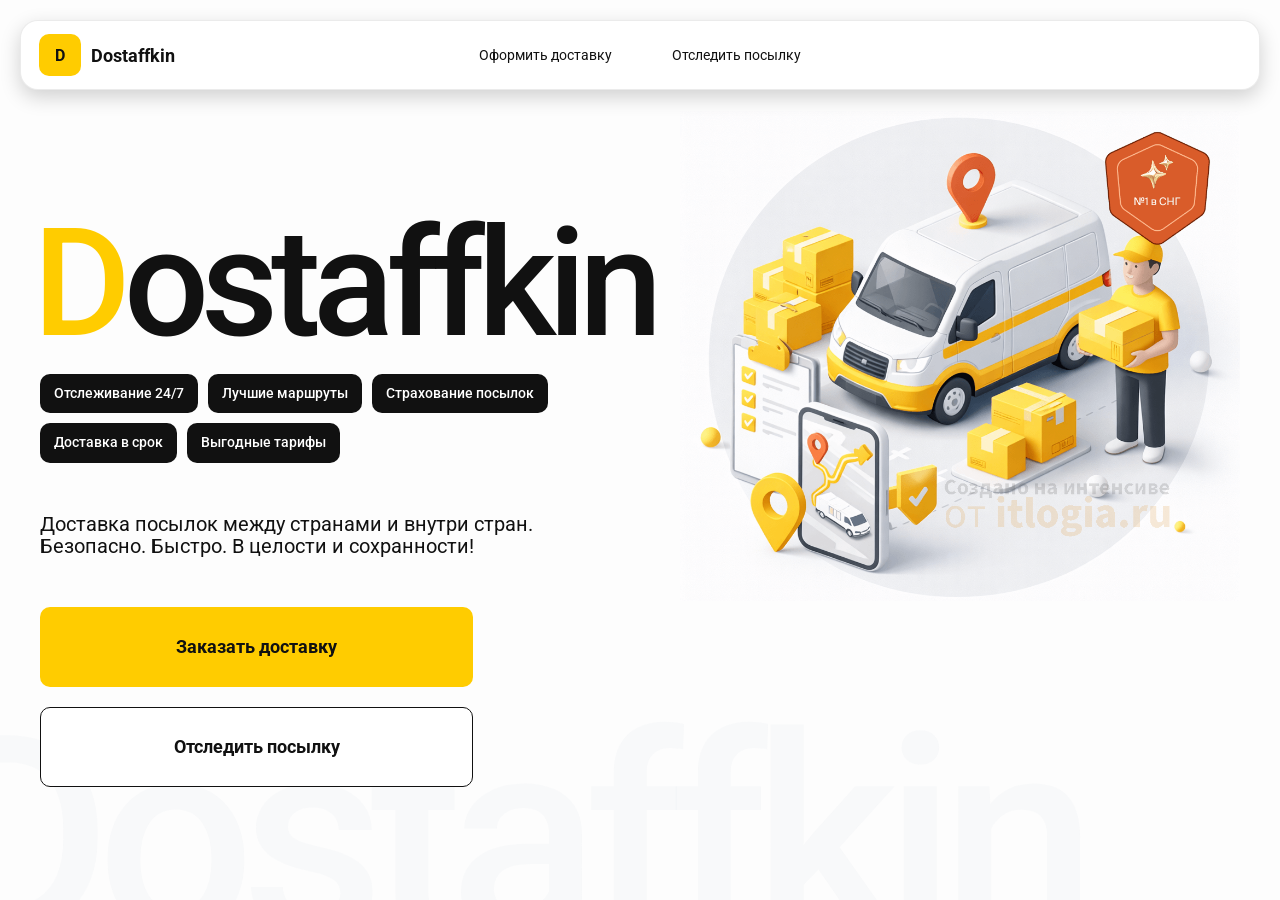
<file: index.html>
<!doctype html>
<html lang="ru">

<head>
    <meta charset="utf-8" />
    <meta name="viewport" content="width=device-width, initial-scale=1.0">
    <title>Dostaffkin — Доставка посылок между странами и внутри стран. Безопасно. Быстро. В целости и сохранности!
    </title>

    <link href="styles/base_adaptive.css" rel="stylesheet" />
    <link href="styles/base.css" rel="stylesheet" />
    <link href="styles/index.css" rel="stylesheet" />
    <link href="styles/index_adaptive.css" rel="stylesheet" />
</head>

<body>
    <div class="container">
        <header class="header">
            <a class="header-brand" href="#">
                <div class="header-logo">D</div>
                <div class="header-title">Dostaffkin</div>
            </a>
            <nav class="header-menu">
                <a class="header-link" href="./order.html">Оформить <span>доставку</span></a>
                <a class="header-link" href="./track.html">Отследить <span>посылку</span></a>
            </nav>
        </header>
        <main class="main">
            <section class="main-info">
                <div class="main-title">
                    <span>D</span>ostaffkin
                </div>
                <div class="main-features">
                    <div class="main-feature">Отслеживание 24/7</div>
                    <div class="main-feature">Лучшие маршруты</div>
                    <div class="main-feature">Страхование посылок</div>
                    <div class="main-feature">Доставка в срок</div>
                    <div class="main-feature">Выгодные тарифы</div>
                </div>
                <div class="main-description">
                    Доставка посылок между странами и внутри стран.
                    Безопасно. Быстро. В целости и сохранности!
                </div>
                <div class="main-actions">
                    <a class="button" type="button" href="./order.html">Заказать доставку</a>
                    <a class="button button-white" type="button" href="./track.html">Отследить посылку</a>
                </div>
            </section>
            <div class="main-title-ghost">Dostaffkin</div>
            <section class="main-image">
                <img src="images/main-image.png" alt="Main image"/>
            </section>
        </main>


    </div>

</body>

</html>
</file>
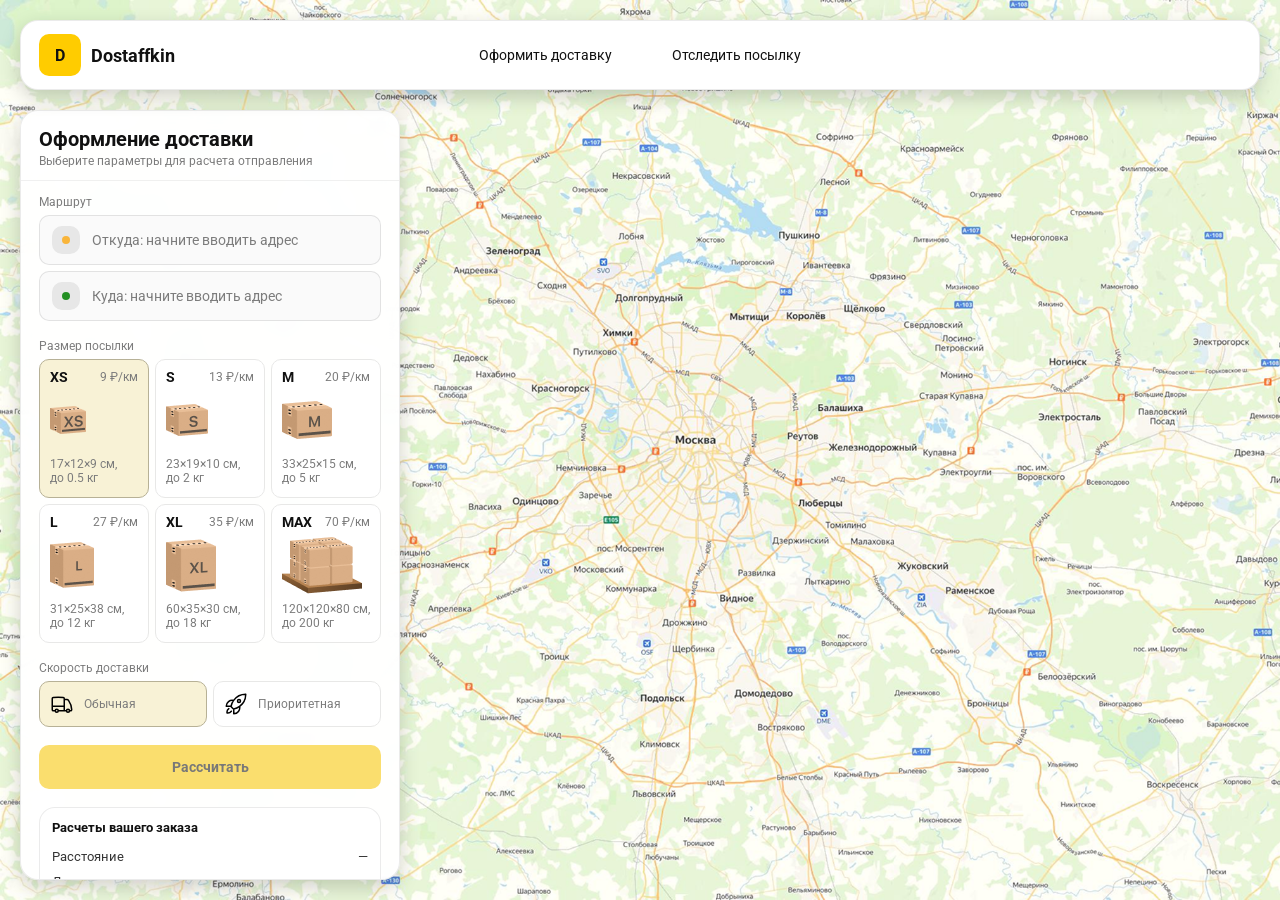
<file: order.html>
<!doctype html>
<html lang="ru">

<head>
    <meta charset="utf-8" />
    <meta name="viewport" content="width=device-width,initial-scale=1,maximum-scale=1,user-scalable=0" />
    <title>Оформление доставки</title>

    <link rel="stylesheet" href="styles/base.css" />
    <link rel="stylesheet" href="styles/base_adaptive.css" />

    <link rel="stylesheet" href="styles/order.css" />
    <link rel="stylesheet" href="styles/order_adaptive.css" />
</head>

<body>
    <div id="map"></div>

    <header class="header">
        <a class="header-brand" href="./index.html">
            <div class="header-logo">D</div>
            <div class="header-title">Dostaffkin</div>
        </a>
        <nav class="header-menu">
            <a class="header-link" href="#">Оформить <span>доставку</span></a>
            <a class="header-link" href="./track.html">Отследить <span>посылку</span></a>
        </nav>
    </header>

    <aside class="main" id="sidebar">
        <div class="main-header">
            <div class="main-title">Оформление доставки</div>
            <div class="main-text">Выберите параметры для расчета отправления</div>
        </div>
        <div class="main-content">
            <div class="main-route">
                <div class="main-block-title">Маршрут</div>
                <div class="main-fields">
                    <div class="main-field" id="fromField">
                        <div class="main-pin"></div>
                        <input id="from" placeholder="Откуда: начните вводить адрес" autocomplete="off" />
                        <div class="main-ac" id="fromAc" role="listbox" aria-label="Подсказки адресов"></div>
                    </div>

                    <div class="main-field" id="toField">
                        <div class="main-pin"></div>
                        <input id="to" placeholder="Куда: начните вводить адрес" autocomplete="off" />
                        <div class="main-ac" id="toAc" role="listbox" aria-label="Подсказки адресов"></div>
                    </div>
                </div>
            </div>
            <div class="main-package">
                <div class="main-block-title">Размер посылки</div>

                <div class="main-sizes">
                    <div class="main-size-card is-active" data-value="xs">
                        <div class="main-size-top">
                            <div class="main-size-label">XS</div>
                            <div class="main-size-rate">9 ₽/км</div>
                        </div>
                        <div class="main-size-media">
                            <img src="images/sizes/xs.png" alt="Короб XS" />
                        </div>
                        <div class="main-size-description">17×12×9 см,<br>до 0.5 кг</div>
                    </div>

                    <div class="main-size-card" data-value="s">
                        <div class="main-size-top">
                            <div class="main-size-label">S</div>
                            <div class="main-size-rate">13 ₽/км</div>
                        </div>
                        <div class="main-size-media">
                            <img src="images/sizes/s.png" alt="Короб S" />
                        </div>
                        <div class="main-size-description">23×19×10 см,<br>до 2 кг</div>
                    </div>

                    <div class="main-size-card" data-value="m">
                        <div class="main-size-top">
                            <div class="main-size-label">M</div>
                            <div class="main-size-rate">20 ₽/км</div>
                        </div>
                        <div class="main-size-media">
                            <img src="images/sizes/m.png" alt="Короб M" />
                        </div>
                        <div class="main-size-description">33×25×15 см,<br>до 5 кг</div>
                    </div>

                    <div class="main-size-card" data-value="l">
                        <div class="main-size-top">
                            <div class="main-size-label">L</div>
                            <div class="main-size-rate">27 ₽/км</div>
                        </div>
                        <div class="main-size-media">
                            <img src="images/sizes/l.png" alt="Короб L" />
                        </div>
                        <div class="main-size-description">31×25×38 см,<br>до 12 кг</div>
                    </div>

                    <div class="main-size-card" data-value="xl">
                        <div class="main-size-top">
                            <div class="main-size-label">XL</div>
                            <div class="main-size-rate">35 ₽/км</div>
                        </div>
                        <div class="main-size-media">
                            <img src="images/sizes/xl.png" alt="Короб XL" />
                        </div>
                        <div class="main-size-description">60×35×30 см,<br>до 18 кг</div>
                    </div>

                    <div class="main-size-card" data-value="max">
                        <div class="main-size-top">
                            <div class="main-size-label">MAX</div>
                            <div class="main-size-rate">70 ₽/км</div>
                        </div>
                        <div class="main-size-media main-size-media-palleta">
                            <img src="images/sizes/max.png" alt="Паллета" />
                        </div>
                        <div class="main-size-description">120×120×80 см,<br>до 200 кг</div>
                    </div>
                </div>
            </div>
            <div class="main-speed">
                <div class="main-block-title">Скорость доставки</div>

                <div class="main-speeds">
                    <div class="main-speed-card is-active" data-value="regular">
                        <img class="main-speed-media" src="images/icons/regular.svg" alt="Regular"/>
                        <div class="main-speed-description">Обычная</div>
                    </div>
                    <div class="main-speed-card" data-value="fast">
                        <img class="main-speed-media" src="images/icons/fast.svg" alt="Fast"/>
                        <div class="main-speed-description">Приоритетная</div>
                    </div>

                </div>
            </div>
            <div class="main-calculate-block">
                <button id="calc" class="button calculate-button" type="button" disabled>Рассчитать</button>
            </div>
            <div class="main-result" id="result">
                <div class="main-result-title">Расчеты вашего заказа</div>
                <div class="main-result-lines">
                    <div class="main-result-line"><span>Расстояние</span><span id="distanceValue">—</span></div>
                    <div class="main-result-line"><span>Доставим через</span><span id="durationValue">—</span></div>
                    <div class="main-result-line"><span>Тариф</span><span id="rateValue">—</span></div>
                </div>
                <div class="main-price">
                    <div class="main-price-label">Итого</div>
                    <div class="main-price-value" id="totalValue">—</div>
                </div>
            </div>
            <div class="main-order-box">
                <div class="main-order-form" id="orderForm">
                    <div class="main-order-title">Оформление доставки</div>
                    <div class="main-block-info-row">
                        <div class="main-block-title">Контакты</div>
                        <div class="order-fields">
                            <div class="main-field">
                                <input id="customerName" placeholder="Ваше имя" autocomplete="off"/>
                            </div>
                            <div class="main-field">
                                <input id="customerPhone" placeholder="Ваш телефон" autocomplete="off" inputmode="tel"/>
                            </div>
                        </div>
                    </div>
                    <div class="main-block-info-row extra-info">
                        <div class="main-block-title">Дополнительная информация</div>
                        <div class="main-field textarea">
                            <textarea id="comment" placeholder="Детали доставки и комментарии"></textarea>
                        </div>
                    </div>
                    <button id="submit" class="button main-submit-request" type="button" disabled>Отправить
                        заявку
                    </button>
                </div>
            
                <div class="main-order-success" id="orderSuccess">
                    <div class="main-success-icon">✓</div>
                    <div class="main-success-title">Заявка отправлена!</div>
                    <div class="main-success-title">Номер отправления – <span id="orderId"></span></div>
                    <div class="main-success-subtitle">Мы скоро свяжемся с вами</div>
                </div>
            </div>


        </div>

    </aside>



</body>

</html>
</file>
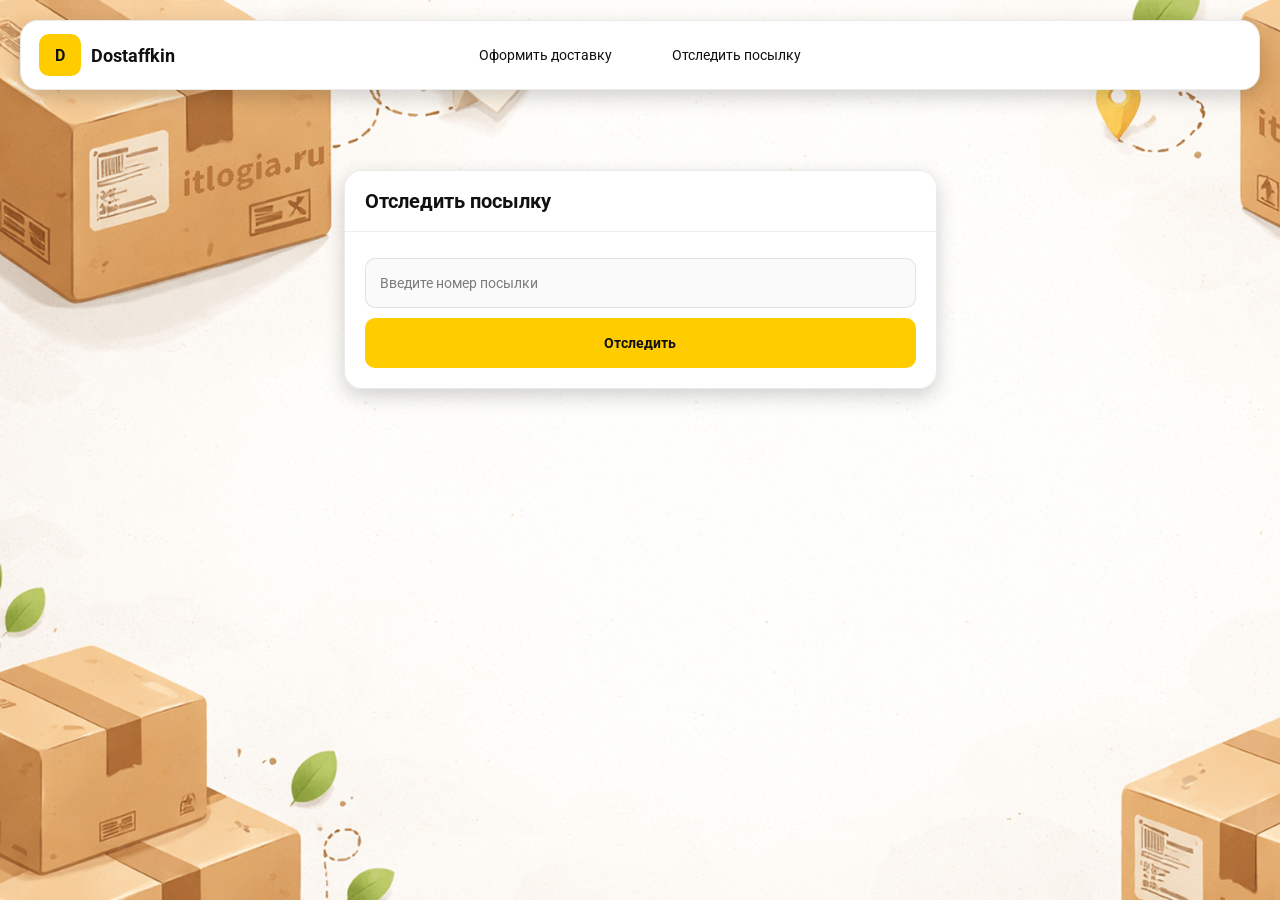
<file: track.html>
<!doctype html>
<html lang="ru">
<head>
    <meta charset="utf-8"/>
    <meta name="viewport" content="width=device-width,initial-scale=1,maximum-scale=1,user-scalable=0"/>
    <title>Отследить посылку</title>
    <link rel="stylesheet" href="styles/base.css"/>
    <link rel="stylesheet" href="styles/base_adaptive.css"/>

    <link rel="stylesheet" href="styles/track.css"/>
    <link rel="stylesheet" href="styles/track_adaptive.css"/>
</head>
<body>
    <div class="container">
        <header class="header">
            <a class="header-brand" href="./index.html">
                <div class="header-logo">D</div>
                <div class="header-title">Dostaffkin</div>
            </a>
            <nav class="header-menu">
                <a class="header-link" href="./order.html">Оформить <span>доставку</span></a>
                <a class="header-link" href="#">Отследить <span>посылку</span></a>
            </nav>
        </header>
        <main class="track-content">
            <section class="track-card track-search">
                <div class="track-title">Отследить посылку</div>
                <div class="track-action">
                    <div class="main-field track-field">
                        <input id="trackNumber" placeholder="Введите номер посылки" autocomplete="off"/>
                    </div>
                    <button id="trackButton" class="button track-button" type="button">Отследить</button>
                </div>
            </section>
            <section class="track-card track-result" id="trackResult">
                <div class="track-result-header">
                    <div class="track-id" id="trackIdValue"></div>
                    <div class="track-routes">
                        <div class="track-route">
                            <div class="track-route-pin">
                                <svg xmlns="http://www.w3.org/2000/svg" fill="none" viewBox="0 0 24 24" stroke-width="1.5"
                                     stroke="orange" class="size-6">
                                    <path stroke-linecap="round" stroke-linejoin="round"
                                          d="M15 10.5a3 3 0 1 1-6 0 3 3 0 0 1 6 0Z"/>
                                    <path stroke-linecap="round" stroke-linejoin="round"
                                          d="M19.5 10.5c0 7.142-7.5 11.25-7.5 11.25S4.5 17.642 4.5 10.5a7.5 7.5 0 1 1 15 0Z"/>
                                </svg>
                            </div>
                            <div class="track-route-address" id="trackFromValue">
                                Откуда: Москва, улица Арбат, 1
                            </div>
                        </div>
                        <div class="track-route track-route-arrow">
                            <svg xmlns="http://www.w3.org/2000/svg" fill="none" viewBox="0 0 24 24" stroke-width="1.5"
                                 stroke="currentColor" class="size-6">
                                <path stroke-linecap="round" stroke-linejoin="round"
                                      d="M19.5 13.5 12 21m0 0-7.5-7.5M12 21V3"/>
                            </svg>
                        </div>
                        <div class="track-route">
                            <div class="track-route-pin">
                                <svg xmlns="http://www.w3.org/2000/svg" fill="none" viewBox="0 0 24 24" stroke-width="1.5"
                                     stroke="green" class="size-6">
                                    <path stroke-linecap="round" stroke-linejoin="round"
                                          d="M15 10.5a3 3 0 1 1-6 0 3 3 0 0 1 6 0Z"/>
                                    <path stroke-linecap="round" stroke-linejoin="round"
                                          d="M19.5 10.5c0 7.142-7.5 11.25-7.5 11.25S4.5 17.642 4.5 10.5a7.5 7.5 0 1 1 15 0Z"/>
                                </svg>
                            </div>
                            <div class="track-route-address" id="trackToValue">
                                Куда: Минск, проспект Независимости, 58
                            </div>
                        </div>
                    </div>
                </div>
                <div class="track-info">
                    <div class="track-status-title">Статус данной посылки:</div>
                    <div class="track-status-list" id="trackStatusList">
            
            
                        <div class="track-status created">
                            <img src="images/icons/created.svg" class="track-status-icon" alt="Created">
                            <div class="track-status-text">
                                <div class="track-status-text-state">Создан</div>
                                <div class="track-status-text-date">10.01.2026</div>
                            </div>
                        </div>
            
                        <div class="track-status in-way">
                            <img src="images/icons/in-way.svg" class="track-status-icon" alt="In way">
                            <div class="track-status-text">
                                <div class="track-status-text-state">В пути: Москва</div>
                                <div class="track-status-text-date">18.01.2026</div>
                            </div>
                        </div>
            
                        <div class="track-status ready">
                            <img src="images/icons/ready.svg" class="track-status-icon" alt="Ready">
                            <div class="track-status-text">
                                <div class="track-status-text-state">Готов к выдаче</div>
                                <div class="track-status-text-date">25.01.2026</div>
                            </div>
                        </div>
            
                        <div class="track-status done">
                            <img src="images/icons/done.svg" class="track-status-icon" alt="Done">
                            <div class="track-status-text">
                                <div class="track-status-text-state">Вручен</div>
                                <div class="track-status-text-date">27.01.2026</div>
                            </div>
                        </div>
            
                    </div>
                </div>
            </section>

        </main>

    </div>

</body>
</html>
</file>
<file: styles/base_adaptive.css>
@media (max-width: 767px) {
    .header {
        left: 10px;
        right: 10px;
        top: 10px;
    }

    .header-link span {
        display: none;
    }

    .header-menu {
        gap: 20px;
        justify-content: flex-start;
        margin: 0 0 0 30px;
        position: static;
        transform: none;
    }
}

@media (max-width: 420px) {
    .header-title {
        display: none;
    }
}

@media (max-width: 374px) {
    .header-menu {
        gap: 10px;
        margin: 0 0 0 10px;
    }
}
</file>
<file: styles/base.css>
*, *::before, *::after {
    box-sizing: border-box;
}

@font-face {
    font-family: "Roboto";
    src: url("../fonts/Roboto-Regular.ttf");
    font-weight: normal;
}

@font-face {
    font-family: "Roboto";
    src: url("../fonts/Roboto-Bold.ttf");
    font-weight: bold;
}

@font-face {
    font-family: "Roboto";
    src: url("../fonts/Roboto-Medium.ttf");
    font-weight: 500;
}

html, body {
    margin: 0;
    color: #111111;
    font-family: "Roboto", sans-serif;
}

body {
    background: #FDFDFD;
}

.header {
    border-radius: 18px;
    box-shadow: 0 7px 20px 0 #0000002E;
    backdrop-filter: blur(10px);
    background: #ffffff;
    left: 20px;
    border: 1px solid rgba(0, 0, 0, 0.08);
    position: fixed;
    right: 20px;
    top: 20px;
    padding: 14px 18px;
    height: 70px;
    display: flex;
    align-items: center;
    z-index: 6;
}

.header-brand {
    display: flex;
    align-items: center;
    text-decoration: none;
    gap: 10px;
}

.header-logo {
    width: 42px;
    height: 42px;
    border-radius: 10px;
    background: #FFCC00;
    display: grid;
    place-items: center;
    font-weight: bold;
    color: #111;
}

.header-title {
    font-size: 18px;
    font-weight: bold;
    color: #111111;
    text-decoration: none;
}

.header-menu {
    display: flex;
    align-items: center;
    gap: 60px;
    margin: 0;
    position: absolute;
    left: 50%;
    transform: translateX(-50%);
}

.header-link {
    font-size: 14px;
    color: #111111;
    text-decoration: none;
}

.button {
    border: 0;
    outline: none;
    height: 44px;
    border-radius: 10px;
    font-size: 14px;
    font-weight: bold;
    cursor: pointer;
    font-family: inherit;
    transition: transform .08s ease, opacity .12s ease;
    background: #ffcc00;
    color: #111111;
    text-align: center;
    text-decoration: none;
}

.button:hover {
    background-color: #E5BC19;
}

.button:disabled {
    cursor: not-allowed;
    background-color: #FADE6E;
    color: #787878;
    transform: none;
}

.button.button-white {
    background: #ffffff;
    border: 1px solid #111111;
}

.button.button-white:hover {
    background: rgb(241 241 241);
}

.main-field {
    display: flex;
    align-items: center;
    margin-top: 6px;
    gap: 10px;
    border: 1px solid #1111111A;
    background: #FAFAFA;
    border-radius: 10px;
    padding: 10px 12px;
    position: relative;
    box-sizing: border-box;
    height: 50px;
}

.main-field.textarea {
    height: auto;
}

.main-pin {
    width: 28px;
    height: 28px;
    border-radius: 10px;
    background: rgba(17, 17, 17, 0.08);
    display: grid;
    place-items: center;
    flex: 0 0 auto;
    position: relative;
}

.main-pin::before {
    content: "";
    width: 8px;
    height: 8px;
    border-radius: 999px;
    background: orange;
    opacity: .75;
    display: block;
}

.main-field:last-child .main-pin::before {
    background: green;
    opacity: .85;
}

input, textarea {
    width: 100%;
    border: 0;
    outline: none;
    background: transparent;
    font-size: 14px;
    color: #111111;
    font-family: inherit;
}

textarea {
    resize: vertical;
    min-height: 72px;
    padding: 2px 0;
}

input::placeholder, textarea::placeholder {
    color: #7C7C7C;
}

.main-field:focus-within {
    border-color: rgba(0, 0, 0, 0.20);
    box-shadow: 0 0 0 4px rgba(255, 204, 0, 0.35);
    background: rgba(255, 255, 255, 0.75);
}
</file>
<file: styles/index.css>
.container {
    overflow: hidden;
    min-height: 100vh;
}

.main {
    padding: 111px 40px 40px;
    position: relative;
    display: flex;
}

.main-info {
    max-width: 840px;
    width: 100%;
    position: relative;
}

.main-title {
    margin-top: 98px;
    font-weight: 500;
    font-size: 200px;
    line-height: 1;
    letter-spacing: -0.05em;
    color: #111111;
    left: -15px;
    position: relative;
}

.main-title span {
    color: #ffcc00;
}

.main-features {
    margin-top: 15px;
    display: flex;
    flex-wrap: wrap;
    gap: 10px;
}

.main-feature {
    background: #111111;
    color: #ffffff;
    padding: 12px 14px;
    font-weight: 500;
    font-size: 14px;
    line-height: 1.1;
    border-radius: 10px;
}

.main-description {
    margin-top: 50px;
    max-width: 500px;
    font-size: 20px;
    line-height: 1.1;
    color: #111111;
}

.main-actions {
    margin-top: 50px;
    display: flex;
    flex-direction: column;
    gap: 20px;
}

.main-actions .button {
    height: 80px;
    width: 433px;
    font-size: 18px;
    font-weight: bold;
    place-items: center;
    display: grid;
}

.main-title-ghost {
    position: absolute;
    z-index: -1;
    left: -70px;
    bottom: -150px;
    font-weight: 500;
    font-size: 278px;
    line-height: 1;
    letter-spacing: -0.05em;
    color: #ECEDF04D;
}

.main-image {
    width: 1024px;
    top: 100px;
    z-index: -2;
}

.main-image img {
    width: 100%;
    max-width: 1024px;
    height: auto;
    display: block;
}
</file>
<file: styles/index_adaptive.css>
@media (max-width: 1760px) {
    .main-title {
        font-size: 150px;
        left: -7px;
    }

    .main-info {
        max-width: 640px;
    }
}

@media (max-width: 1200px) {
    .main-info {
        max-width: 540px;
    }

    .main {
        padding: 111px 20px 20px;
    }

    .main-title {
        font-size: 120px;
        left: -4px;
    }

    .main-title-ghost {
        font-size: 220px;
    }
}

@media (max-width: 1024px) {
    .main-title {
        margin-top: 30px;
    }

    .main {
        flex-direction: column-reverse;
    }

    .main-image {
        max-width: 350px;
        position: absolute;
        left: 370px;
        top: 370px;
    }

    .main-info {
        max-width: 100%;
    }

    .main-actions {
        gap: 10px;
    }

    .main-actions .button {
        height: 50px;
        font-size: 14px;
        width: auto;
        max-width: 300px;
    }

    .main-description {
        max-width: 350px;
    }
}

@media (max-width: 570px) {
    .main-title {
        font-size: 88px;
    }

    .main-description {
        max-width: 100%
    }

    .main-actions {
       width: 100%;
    }

    .main-actions .button {
        width: 100%;
        max-width: 100%
    }

    .main-image {
        max-width: 650px;
        position: absolute;
        left: 170px;
        top: 70px;
        opacity: 0.2;
    }
}

@media (max-width: 400px) {
    .main-title {
        font-size: 70px;
    }
}
</file>
<file: styles/order.css>
#map {
    background-image: url("../images/order-bg.png");
    background-size: cover;
    position: fixed;
    inset: 0;
}

.main {
    border-radius: 18px;
    box-shadow: 0 7px 20px 0 #0000002E;
    backdrop-filter: blur(10px);
    background: rgba(255, 255, 255, 0.96);
    left: 20px;
    border: 1px solid rgba(0, 0, 0, 0.08);
    position: fixed;
    top: 110px;
    bottom: 20px;
    width: 380px;
    display: flex;
    flex-direction: column;
    overflow: hidden;
    z-index: 5;
}

.main-header {
    padding: 18px 18px 12px 18px;
    border-bottom: 1px solid rgba(0, 0, 0, 0.06);
    display: flex;
    flex-direction: column;
}

.main-title {
    font-size: 20px;
    line-height: 100%;
    font-weight: bold;
}

.main-text {
    font-size: 12px;
    margin-top: 5px;
    color: #7C7C7C;
}

.main-content {
    padding: 14px 18px 18px 18px;
    overflow: auto;
    scrollbar-width: none;
    display: flex;
    flex-direction: column;
    gap: 18px;
    flex: 1;
}

.main-block-title {
    font-size: 12px;
    color: #7C7C7C;
}

.main-route .main-block-title,
.main-package .main-block-title {
    margin-bottom: 6px;
}

.main-sizes {
    display: grid;
    gap: 6px;
    grid-template-columns: repeat(3, 1fr);
}

.main-size-card {
    border: 1px solid #E8E8E7;
    background: #FFFFFF;
    border-radius: 10px;
    padding: 10px;
    cursor: pointer;
    user-select: none;
    transition: transform .08s ease, border-color .12s ease, background .12s ease;
    min-height: 139px;
}

.main-size-card:hover {
    transform: translateY(-1px);
}

.main-size-card.is-active {
    background-color: #F8F2D6;
    border-color: #B7B196;
}

.main-size-top {
    display: flex;
    align-items: center;
    justify-content: space-between;
}

.main-size-label {
    font-weight: bold;
    font-size: 14px;
    color: #111111;
    line-height: 100%;
}

.main-size-rate {
    font-size: 12px;
    color: #7C7C7C;
    line-height: 100%;
}

.main-size-media {
    margin-top: 8px;
    height: 57px;
}

.main-size-description {
    margin-top: 8px;
    font-size: 12px;
    color: #7C7C7C;
    line-height: 1.2;
}

.calculate-button {
    width: 100%;
}

.main-result {
    border: 1px solid rgba(0, 0, 0, 0.08);
    background: rgba(255, 255, 255, 0.75);
    border-radius: 16px;
    padding: 12px;
    line-height: 1.25;
}

.main-result-title {
    font-weight: bold;
    font-size: 13px;
    color: #111111;
    margin-bottom: 13px;
}

.main-result-lines {
    gap: 8px;
    display: flex;
    flex-direction: column;
}

.main-result-line {
    font-size: 13px;
    color: rgba(17, 17, 17, 0.85);
    display: flex;
    justify-content: space-between;
}

.main-price {
    margin-top: 18px;
    padding-top: 10px;
    border-top: 1px dashed rgba(0, 0, 0, 0.12);
    display: flex;
    align-items: baseline;
    justify-content: space-between;
}

.main-price-label {
    font-size: 12px;
    color: rgba(17, 17, 17, 0.55);
}

.main-price-value {
    font-size: 20px;
    font-weight: bold;
    color: #111111;
    letter-spacing: -0.3px;
}

.main-order-box {
    background: #ffffff;
    border: 1px solid #E8E8E7;
    border-radius: 10px;
    padding: 12px;
}

.main-order-title {
    margin-bottom: 8px;
    font-weight: bold;
    font-size: 14px;
    color: #111111;
}

.main-block-info {
    display: flex;
    flex-direction: column;
    gap: 6px;
}

.order-fields {
    display: grid;
    grid-template-columns: 1fr 1fr;
    column-gap: 10px;
    margin-top: 6px;
}

.main-block-info-row.extra-info {
    display: block;
    margin-top: 13px;
}

.main-submit-request {
    width: 100%;
    margin-top: 6px;
}

.main-order-success {
    display: none;
    text-align: center;
    padding: 22px 12px;
    gap: 12px;
}

.main-order-success.is-visible {
    display: flex;
    flex-direction: column;
    align-items: center;
}

.main-success-icon {
    width: 56px;
    height: 56px;
    border-radius: 50%;
    background: #16a34a;
    color: #ffffff;
    display: grid;
    place-items: center;
    font-size: 30px;
}

.main-success-title {
    font-size: 14px;
    font-weight: bold;
    color: #111111;
}

.main-success-subtitle {
    font-size: 12px;
    color: rgba(17, 17, 17, 0.55);
    line-height: 1.3;
}

.main-speed .main-block-title {
    margin-bottom: 6px;
}

.main-speeds {
    display: grid;
    gap: 6px;
    grid-template-columns: repeat(2, 1fr);
}

.main-speed-card {
    border: 1px solid #E8E8E7;
    background: #FFFFFF;
    border-radius: 10px;
    padding: 10px;
    cursor: pointer;
    user-select: none;
    transition: transform .08s ease, border-color .12s ease, background .12s ease;
    display: flex;
    align-items: center;
    gap: 10px;
}

.main-speed-card:hover {
    transform: translateY(-1px);
}

.main-speed-card.is-active {
    background-color: #F8F2D6;
    border-color: #B7B196;
}

.main-speed-description {
    font-size: 12px;
    color: #7C7C7C;
    line-height: 1.2;
}
</file>
<file: styles/order_adaptive.css>
@media (max-width: 767px) {
    .main {
        left: 10px;
        right: 10px;
        top: 50%;
        bottom: 12px;
        width: auto;
        max-width: none;
    }
}

@media (max-width: 420px) {
    .main-sizes {
        grid-template-columns: repeat(2, 1fr);
    }
}
</file>
<file: styles/track.css>
.container {
    background: #F4F4F4 url("../images/track-bg.png");
    background-size: cover;
    min-height: 100vh;
    padding: 170px 0 50px 0;
}

.track-content {
    width: 593px;
    margin: 0 auto;
}

.track-card {
    width: 100%;
    border-radius: 18px;
    box-shadow: 0 7px 20px 0 #0000002E;
    backdrop-filter: blur(10px);
    background: rgba(255, 255, 255, 0.96);
    border: 1px solid rgba(0, 0, 0, 0.08);
}

.track-title {
    font-size: 20px;
    line-height: 100%;
    font-weight: bold;
    border-bottom: 1px solid #EEEEEE;
    padding: 20px;
}

.track-action {
    padding: 20px;
}

.track-button {
    width: 100%;
    height: 50px;
}

.track-field {
    margin-bottom: 10px;
}

.track-result {
    margin-top: 5px;
    display: none;
}

.track-result.is-visible {
    display: block;
}

.track-result-header {
    font-weight: bold;
    font-size: 14px;
    color: #111111;
    padding: 20px;
    border-bottom: 1px solid #EEEEEE;
}

.track-id {
    margin-bottom: 12px;
    font-size: 20px;
}

.track-routes {
    display: flex;
    flex-direction: column;
    gap: 10px;
    font-weight: normal;
}

.track-route {
    display: flex;
    align-items: center;
    gap: 10px;
}

.track-route-pin {
    width: 24px;
    height: 24px;
    flex-shrink: 0;
}

.track-route-arrow {
    padding: 15px 0;
    width: 24px;
    height: 24px;
}

.track-info {
    padding: 20px;
}

.track-status {
    display: flex;
    align-items: center;
    font-size: 12px;
    gap: 10px;
}

.track-status-title {
    font-size: 14px;
    color: #111111;
    margin-bottom: 20px;
}

.track-status-list {
    display: flex;
    flex-direction: column;
    gap: 15px;
}

.track-status-icon {
    width: 40px;
    height: 40px;
    border-radius: 50%;
    background: rgba(17, 17, 17, 0.08);
    display: grid;
    place-items: center;
    flex: 0 0 auto;
}

.track-status.created .track-status-icon {
    background-color: #F1CB00;
}

.track-status.in-way .track-status-icon {
    background-color: #F08A11;
}

.track-status.ready .track-status-icon {
    background-color: #A35D0A;
}

.track-status.done .track-status-icon {
    background-color: #37C93B;
}

.track-status-text {
    display: flex;
    align-items: center;
    justify-content: space-between;
    color: #111111;
    font-size: 12px;
    flex: 1;
}

.track-status-date {
    color: rgba(17, 17, 17, 0.55);
}
</file>
<file: styles/track_adaptive.css>
@media (max-width: 767px) {
    .container {
        padding: 130px 0 50px 0;
    }

    .track-content {
        width: 100%;
        padding-left: 10px;
        padding-right: 10px;
    }

    .track-result-header {
        padding: 20px;
    }
}
</file>
